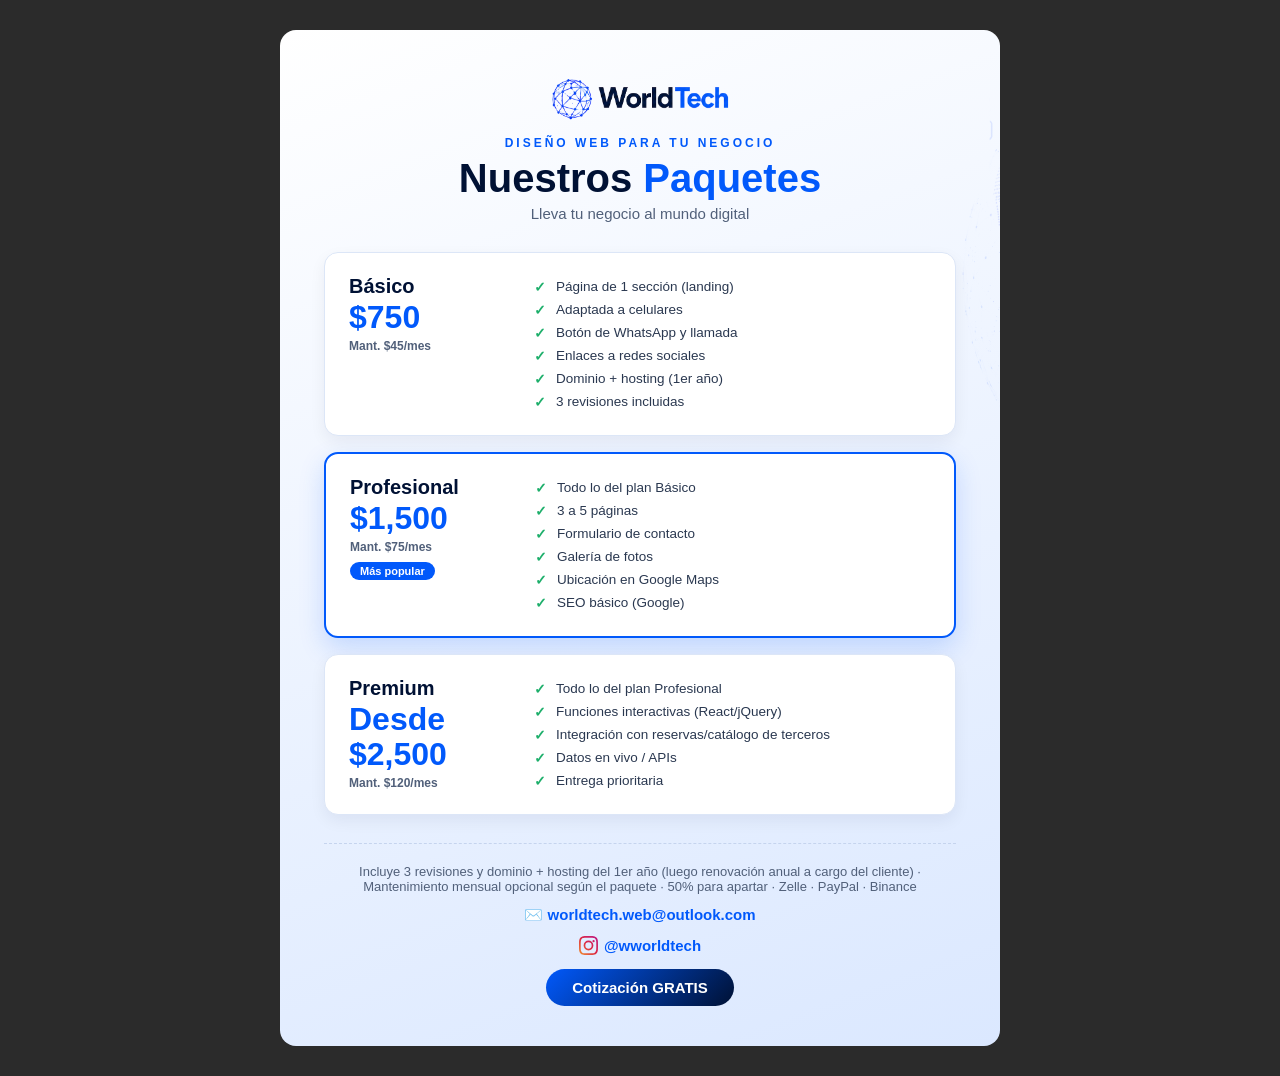
<file: precios.html>
<!DOCTYPE html>
<html lang="es">
<head>
<meta charset="UTF-8" />
<title>WorldTech · Paquetes</title>
<style>
  * { margin: 0; padding: 0; box-sizing: border-box; }
  body {
    background: #2b2b2b;
    display: flex; justify-content: center; padding: 30px;
    font-family: "Segoe UI", Arial, sans-serif;
  }

  /* ===== Screenshot THIS card (portrait, WhatsApp-friendly) ===== */
  .sheet {
    width: 720px;
    background: linear-gradient(160deg, #ffffff 0%, #e9f1ff 60%, #dbe8ff 100%);
    border-radius: 16px;
    overflow: hidden;
    position: relative;
    padding: 46px 44px 40px;
    color: #001134;
  }
  /* faint globe accent in the corner */
  .sheet__globe {
    position: absolute;
    right: -120px; top: 40px;
    height: 360px; opacity: 0.10;
  }

  .head { text-align: center; position: relative; }
  .head img.logo { height: 46px; }
  .eyebrow {
    letter-spacing: 3px; font-size: 12px; font-weight: 700;
    color: #0159fb; margin-top: 10px;
  }
  .title { font-size: 40px; font-weight: 800; margin-top: 6px; }
  .title span { color: #0159fb; }
  .sub { color: #51607a; font-size: 15px; margin-top: 4px; }

  .cards { margin-top: 30px; display: flex; flex-direction: column; gap: 16px; position: relative; }

  .card {
    background: #fff;
    border: 1px solid #dce6f7;
    border-radius: 14px;
    padding: 22px 24px;
    display: flex; align-items: flex-start; gap: 20px;
    box-shadow: 0 6px 16px rgba(0,17,52,0.06);
  }
  .card--feat { border: 2px solid #0159fb; box-shadow: 0 10px 26px rgba(1,89,251,0.18); }

  .card__left { flex: none; width: 165px; }
  .card__name { font-size: 20px; font-weight: 800; color: #001134; }
  .card__price { font-size: 32px; font-weight: 800; color: #0159fb; line-height: 1.1; margin-top: 2px; }
  .card__maint { font-size: 12px; color: #51607a; margin-top: 4px; font-weight: 600; }
  .card__feat-tag {
    display: inline-block; margin-top: 8px;
    font-size: 11px; font-weight: 700; color: #fff; background: #0159fb;
    padding: 3px 10px; border-radius: 20px;
  }
  .card__list { list-style: none; font-size: 13.5px; color: #2a3850; }
  .card__list li { padding: 4px 0 4px 22px; position: relative; }
  .card__list li::before { content: "✓"; position: absolute; left: 0; color: #1eaf6b; font-weight: 700; }

  .foot {
    margin-top: 28px; text-align: center; position: relative;
    border-top: 1px dashed #c5d4ee; padding-top: 20px;
  }
  .foot .note { font-size: 13px; color: #51607a; }
  .foot .contact {
    margin-top: 12px; font-size: 15px; font-weight: 700; color: #001134;
  }
  .foot .contact span { color: #0159fb; }
  .ig-sheet { width: 19px; height: 19px; vertical-align: -4px; margin-right: 6px; }
  .foot .free {
    display: inline-block; margin-top: 14px;
    background: linear-gradient(135deg, #0159fb, #001134); color: #fff;
    font-weight: 700; padding: 10px 26px; border-radius: 30px; font-size: 15px;
  }
</style>
</head>
<body>
  <div class="sheet">
    <img src="globe.png" class="sheet__globe" alt="" />

    <div class="head">
      <img src="logo.png" class="logo" alt="WorldTech" />
      <p class="eyebrow">DISEÑO WEB PARA TU NEGOCIO</p>
      <h1 class="title">Nuestros <span>Paquetes</span></h1>
      <p class="sub">Lleva tu negocio al mundo digital</p>
    </div>

    <div class="cards">

      <div class="card">
        <div class="card__left">
          <div class="card__name">Básico</div>
          <div class="card__price">$750</div>
          <div class="card__maint">Mant. $45/mes</div>
        </div>
        <ul class="card__list">
          <li>Página de 1 sección (landing)</li>
          <li>Adaptada a celulares</li>
          <li>Botón de WhatsApp y llamada</li>
          <li>Enlaces a redes sociales</li>
          <li>Dominio + hosting (1er año)</li>
          <li>3 revisiones incluidas</li>
        </ul>
      </div>

      <div class="card card--feat">
        <div class="card__left">
          <div class="card__name">Profesional</div>
          <div class="card__price">$1,500</div>
          <div class="card__maint">Mant. $75/mes</div>
          <span class="card__feat-tag">Más popular</span>
        </div>
        <ul class="card__list">
          <li>Todo lo del plan Básico</li>
          <li>3 a 5 páginas</li>
          <li>Formulario de contacto</li>
          <li>Galería de fotos</li>
          <li>Ubicación en Google Maps</li>
          <li>SEO básico (Google)</li>
        </ul>
      </div>

      <div class="card">
        <div class="card__left">
          <div class="card__name">Premium</div>
          <div class="card__price">Desde $2,500</div>
          <div class="card__maint">Mant. $120/mes</div>
        </div>
        <ul class="card__list">
          <li>Todo lo del plan Profesional</li>
          <li>Funciones interactivas (React/jQuery)</li>
          <li>Integración con reservas/catálogo de terceros</li>
          <li>Datos en vivo / APIs</li>
          <li>Entrega prioritaria</li>
        </ul>
      </div>

    </div>

    <div class="foot">
      <p class="note">Incluye 3 revisiones y dominio + hosting del 1er año (luego renovación anual a cargo del cliente) · Mantenimiento mensual opcional según el paquete · 50% para apartar · Zelle · PayPal · Binance</p>
      <p class="contact">✉️ <span>worldtech.web@outlook.com</span></p>
      <p class="contact"><svg class="ig-sheet" viewBox="0 0 24 24" aria-hidden="true"><defs><linearGradient id="igg" x1="0" y1="1" x2="1" y2="0"><stop offset="0" stop-color="#f09433"/><stop offset=".5" stop-color="#dc2743"/><stop offset="1" stop-color="#bc1888"/></linearGradient></defs><path fill="url(#igg)" d="M12 2.16c3.2 0 3.58.01 4.85.07 1.17.05 1.8.25 2.23.41.56.22.96.48 1.38.9.42.42.68.82.9 1.38.16.43.36 1.06.41 2.23.06 1.27.07 1.65.07 4.85s-.01 3.58-.07 4.85c-.05 1.17-.25 1.8-.41 2.23-.22.56-.48.96-.9 1.38-.42.42-.82.68-1.38.9-.43.16-1.06.36-2.23.41-1.27.06-1.65.07-4.85.07s-3.58-.01-4.85-.07c-1.17-.05-1.8-.25-2.23-.41a3.7 3.7 0 0 1-1.38-.9 3.7 3.7 0 0 1-.9-1.38c-.16-.43-.36-1.06-.41-2.23-.06-1.27-.07-1.65-.07-4.85s.01-3.58.07-4.85c.05-1.17.25-1.8.41-2.23.22-.56.48-.96.9-1.38.42-.42.82-.68 1.38-.9.43-.16 1.06-.36 2.23-.41C8.42 2.17 8.8 2.16 12 2.16M12 0C8.74 0 8.33.01 7.05.07 5.78.13 4.9.33 4.14.63c-.79.3-1.46.72-2.12 1.38C1.35 2.68.93 3.35.63 4.14.33 4.9.13 5.78.07 7.05.01 8.33 0 8.74 0 12s.01 3.67.07 4.95c.06 1.27.26 2.15.56 2.91.3.79.72 1.46 1.38 2.12.66.66 1.33 1.08 2.12 1.38.76.3 1.64.5 2.91.56C8.33 23.99 8.74 24 12 24s3.67-.01 4.95-.07c1.27-.06 2.15-.26 2.91-.56a5.86 5.86 0 0 0 2.12-1.38 5.86 5.86 0 0 0 1.38-2.12c.3-.76.5-1.64.56-2.91.06-1.28.07-1.69.07-4.95s-.01-3.67-.07-4.95c-.06-1.27-.26-2.15-.56-2.91a5.86 5.86 0 0 0-1.38-2.12A5.86 5.86 0 0 0 19.86.63c-.76-.3-1.64-.5-2.91-.56C15.67.01 15.26 0 12 0m0 5.84A6.16 6.16 0 1 0 18.16 12 6.16 6.16 0 0 0 12 5.84M12 16a4 4 0 1 1 4-4 4 4 0 0 1-4 4m6.41-10.85a1.44 1.44 0 1 0 1.44 1.44 1.44 1.44 0 0 0-1.44-1.44"/></svg><span>@wworldtech</span></p>
      <span class="free">Cotización GRATIS</span>
    </div>
  </div>
</body>
</html>
</file>
